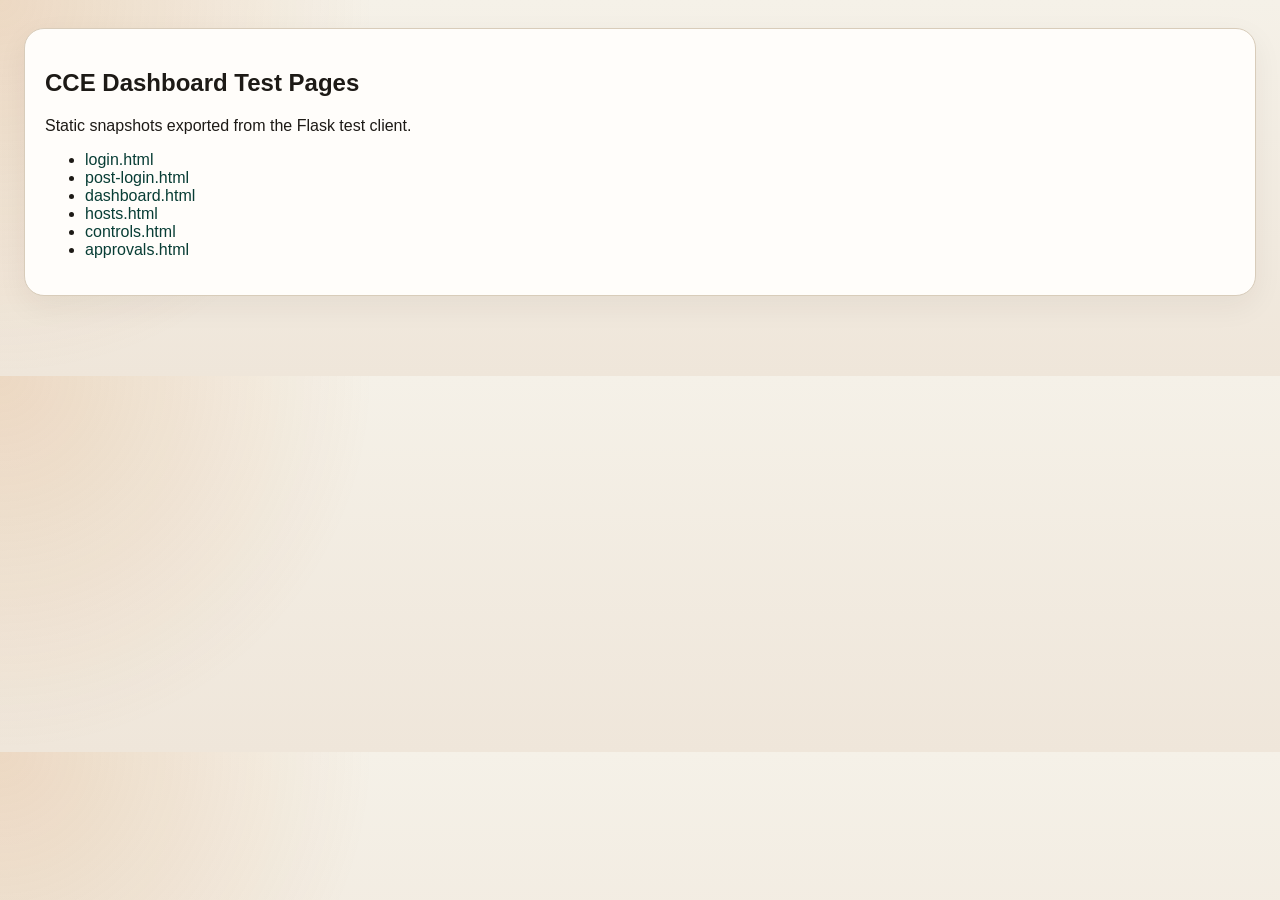
<file: docs/dashboard-test-pages/index.html>
<!doctype html>
<html lang="ko">
<head>
  <meta charset="utf-8">
  <meta name="viewport" content="width=device-width, initial-scale=1">
  <title>CCE Dashboard Test Pages</title>
  <link rel="stylesheet" href="app.css">
</head>
<body>
  <main class="page">
    <section class="panel">
      <h1>CCE Dashboard Test Pages</h1>
      <p>Static snapshots exported from the Flask test client.</p>
      <ul>
      <li><a href="login.html">login.html</a></li>
      <li><a href="post-login.html">post-login.html</a></li>
      <li><a href="dashboard.html">dashboard.html</a></li>
      <li><a href="hosts.html">hosts.html</a></li>
      <li><a href="controls.html">controls.html</a></li>
      <li><a href="approvals.html">approvals.html</a></li>
      </ul>
    </section>
  </main>
</body>
</html>
</file>
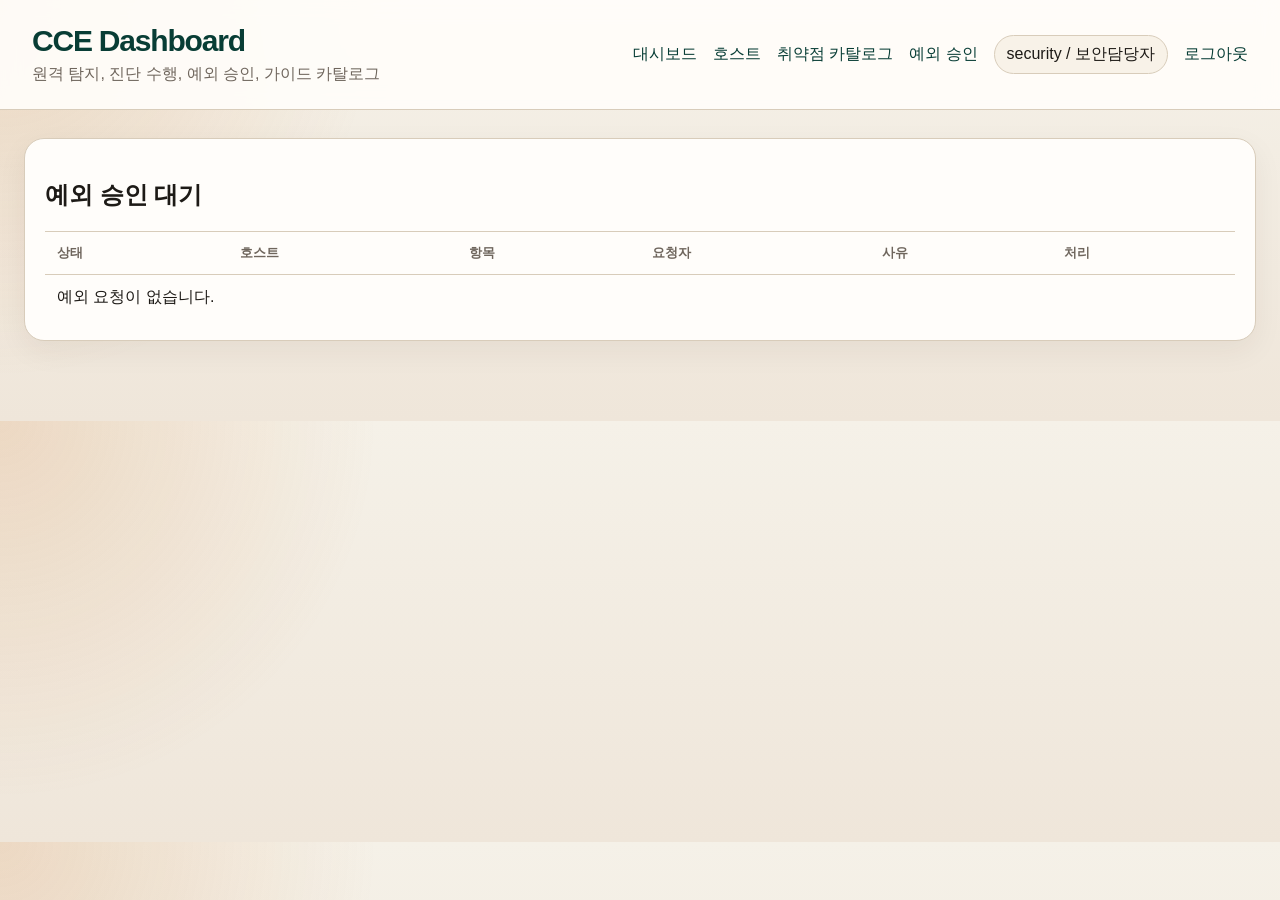
<file: docs/dashboard-test-pages/approvals.html>
<!doctype html>
<html lang="ko">
<head>
  <meta charset="utf-8">
  <meta name="viewport" content="width=device-width, initial-scale=1">
  <title>예외 승인</title>
  
  <link rel="stylesheet" href="app.css">
</head>
<body>
  <header class="topbar">
    <div>
      <a class="brand" href="dashboard.html">CCE Dashboard</a>
      <p class="subtitle">원격 탐지, 진단 수행, 예외 승인, 가이드 카탈로그</p>
    </div>
    
    <nav class="nav">
      <a href="dashboard.html">대시보드</a>
      <a href="hosts.html">호스트</a>
      <a href="controls.html">취약점 카탈로그</a>
      
      <a href="approvals.html">예외 승인</a>
      
      <span class="user-pill">security / 보안담당자</span>
      <a href="login.html">로그아웃</a>
    </nav>
    
  </header>

  <main class="page">
    
      
    
    
<section class="panel">
  <h1>예외 승인 대기</h1>
  <table>
    <thead>
      <tr><th>상태</th><th>호스트</th><th>항목</th><th>요청자</th><th>사유</th><th>처리</th></tr>
    </thead>
    <tbody>
      
      <tr><td colspan="6">예외 요청이 없습니다.</td></tr>
      
    </tbody>
  </table>
</section>

  </main>
</body>
</html>
</file>
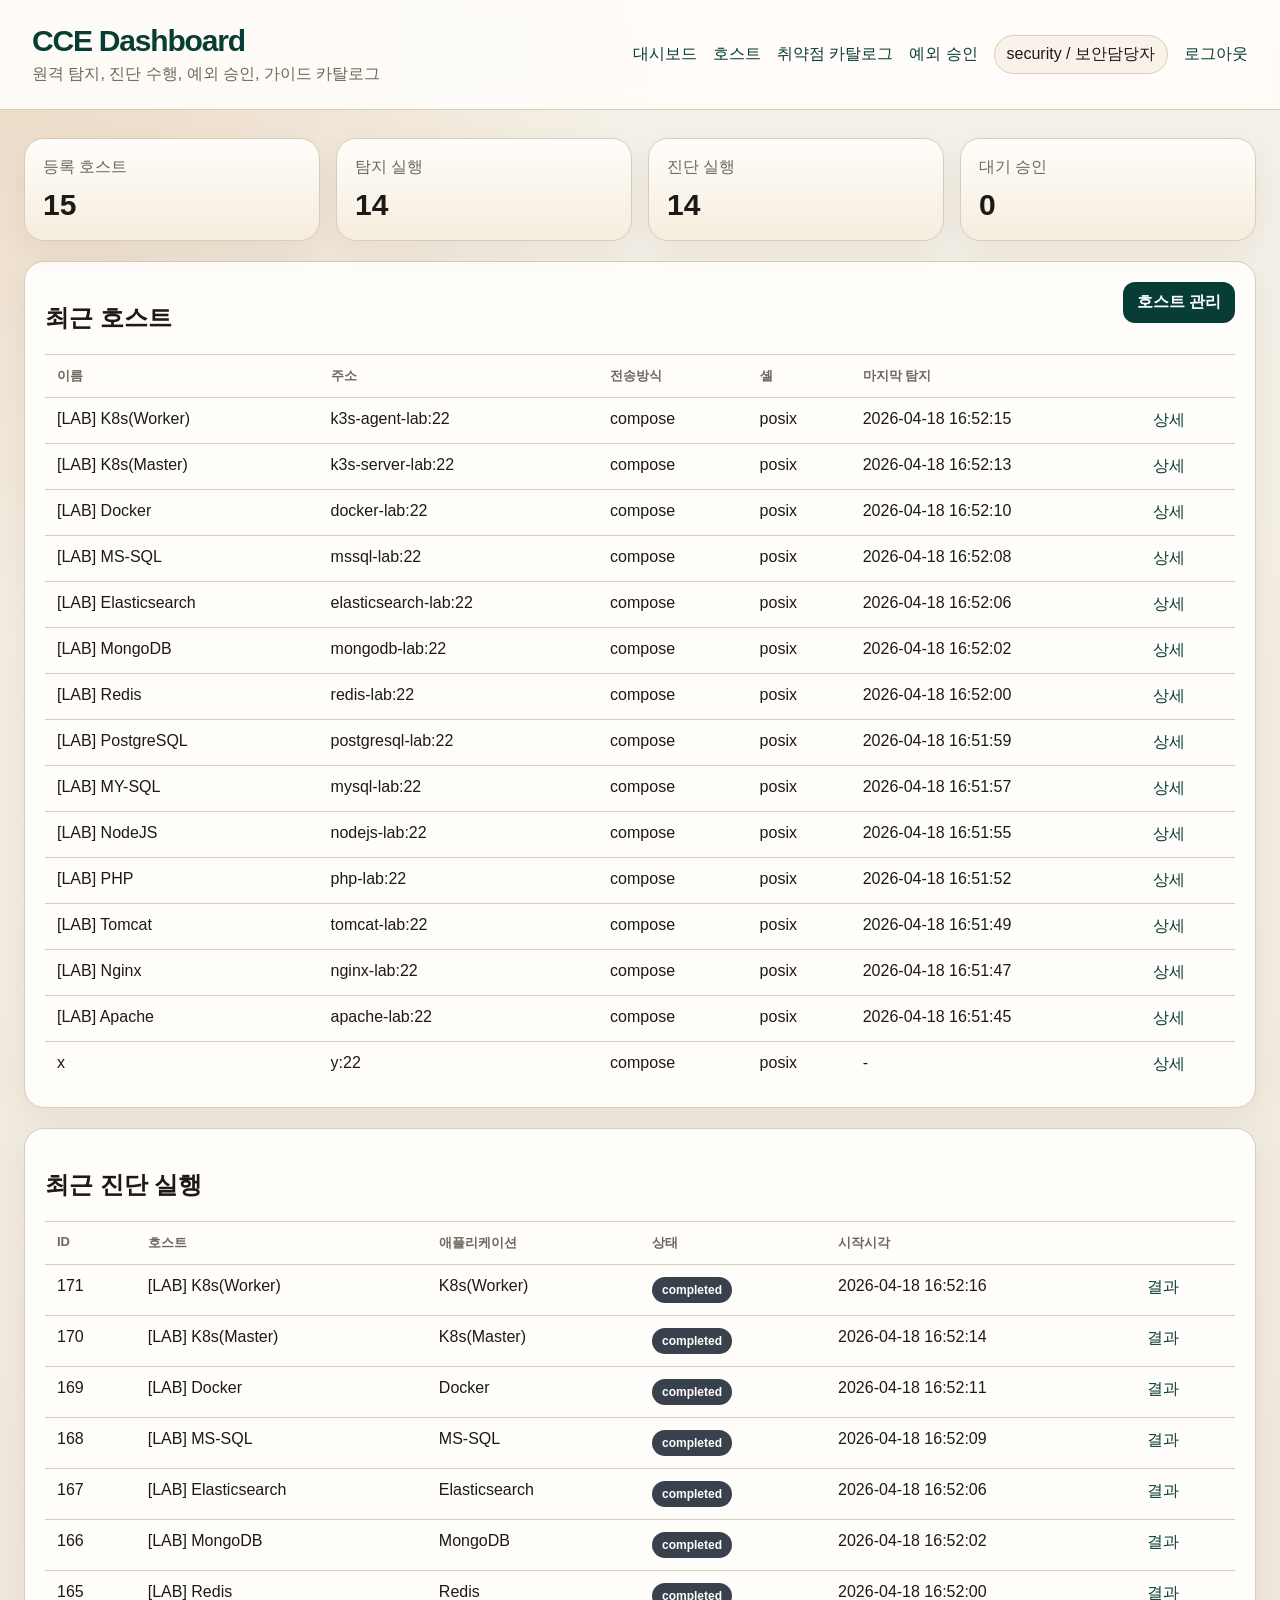
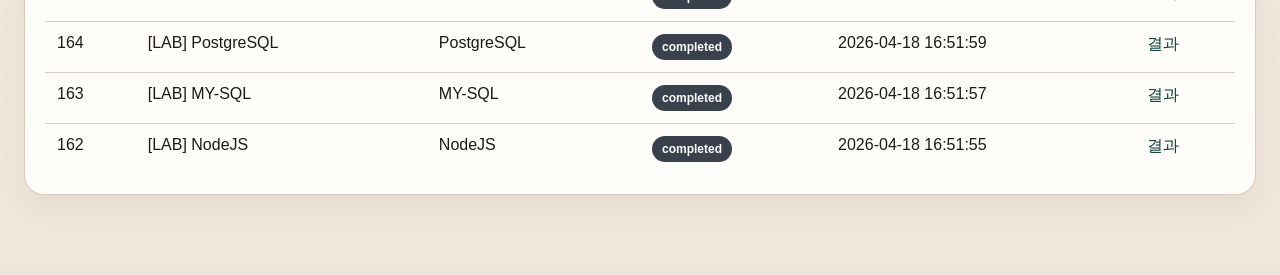
<file: docs/dashboard-test-pages/dashboard.html>
<!doctype html>
<html lang="ko">
<head>
  <meta charset="utf-8">
  <meta name="viewport" content="width=device-width, initial-scale=1">
  <title>대시보드</title>
  
  <link rel="stylesheet" href="app.css">
</head>
<body>
  <header class="topbar">
    <div>
      <a class="brand" href="dashboard.html">CCE Dashboard</a>
      <p class="subtitle">원격 탐지, 진단 수행, 예외 승인, 가이드 카탈로그</p>
    </div>
    
    <nav class="nav">
      <a href="dashboard.html">대시보드</a>
      <a href="hosts.html">호스트</a>
      <a href="controls.html">취약점 카탈로그</a>
      
      <a href="approvals.html">예외 승인</a>
      
      <span class="user-pill">security / 보안담당자</span>
      <a href="login.html">로그아웃</a>
    </nav>
    
  </header>

  <main class="page">
    
      
    
    
<section class="grid-summary">
  <article class="summary-card"><span>등록 호스트</span><strong>15</strong></article>
  <article class="summary-card"><span>탐지 실행</span><strong>14</strong></article>
  <article class="summary-card"><span>진단 실행</span><strong>14</strong></article>
  <article class="summary-card"><span>대기 승인</span><strong>0</strong></article>
</section>

<section class="panel">
  <div class="panel-header">
    <h2>최근 호스트</h2>
    <a class="button-link" href="hosts.html">호스트 관리</a>
  </div>
  <table>
    <thead>
      <tr><th>이름</th><th>주소</th><th>전송방식</th><th>셸</th><th>마지막 탐지</th><th></th></tr>
    </thead>
    <tbody>
      
      <tr>
        <td>[LAB] K8s(Worker)</td>
        <td>k3s-agent-lab:22</td>
        <td>compose</td>
        <td>posix</td>
        <td>2026-04-18 16:52:15</td>
        <td><a href="hosts.html">상세</a></td>
      </tr>
      
      <tr>
        <td>[LAB] K8s(Master)</td>
        <td>k3s-server-lab:22</td>
        <td>compose</td>
        <td>posix</td>
        <td>2026-04-18 16:52:13</td>
        <td><a href="hosts.html">상세</a></td>
      </tr>
      
      <tr>
        <td>[LAB] Docker</td>
        <td>docker-lab:22</td>
        <td>compose</td>
        <td>posix</td>
        <td>2026-04-18 16:52:10</td>
        <td><a href="hosts.html">상세</a></td>
      </tr>
      
      <tr>
        <td>[LAB] MS-SQL</td>
        <td>mssql-lab:22</td>
        <td>compose</td>
        <td>posix</td>
        <td>2026-04-18 16:52:08</td>
        <td><a href="hosts.html">상세</a></td>
      </tr>
      
      <tr>
        <td>[LAB] Elasticsearch</td>
        <td>elasticsearch-lab:22</td>
        <td>compose</td>
        <td>posix</td>
        <td>2026-04-18 16:52:06</td>
        <td><a href="hosts.html">상세</a></td>
      </tr>
      
      <tr>
        <td>[LAB] MongoDB</td>
        <td>mongodb-lab:22</td>
        <td>compose</td>
        <td>posix</td>
        <td>2026-04-18 16:52:02</td>
        <td><a href="hosts.html">상세</a></td>
      </tr>
      
      <tr>
        <td>[LAB] Redis</td>
        <td>redis-lab:22</td>
        <td>compose</td>
        <td>posix</td>
        <td>2026-04-18 16:52:00</td>
        <td><a href="hosts.html">상세</a></td>
      </tr>
      
      <tr>
        <td>[LAB] PostgreSQL</td>
        <td>postgresql-lab:22</td>
        <td>compose</td>
        <td>posix</td>
        <td>2026-04-18 16:51:59</td>
        <td><a href="hosts.html">상세</a></td>
      </tr>
      
      <tr>
        <td>[LAB] MY-SQL</td>
        <td>mysql-lab:22</td>
        <td>compose</td>
        <td>posix</td>
        <td>2026-04-18 16:51:57</td>
        <td><a href="hosts.html">상세</a></td>
      </tr>
      
      <tr>
        <td>[LAB] NodeJS</td>
        <td>nodejs-lab:22</td>
        <td>compose</td>
        <td>posix</td>
        <td>2026-04-18 16:51:55</td>
        <td><a href="hosts.html">상세</a></td>
      </tr>
      
      <tr>
        <td>[LAB] PHP</td>
        <td>php-lab:22</td>
        <td>compose</td>
        <td>posix</td>
        <td>2026-04-18 16:51:52</td>
        <td><a href="hosts.html">상세</a></td>
      </tr>
      
      <tr>
        <td>[LAB] Tomcat</td>
        <td>tomcat-lab:22</td>
        <td>compose</td>
        <td>posix</td>
        <td>2026-04-18 16:51:49</td>
        <td><a href="hosts.html">상세</a></td>
      </tr>
      
      <tr>
        <td>[LAB] Nginx</td>
        <td>nginx-lab:22</td>
        <td>compose</td>
        <td>posix</td>
        <td>2026-04-18 16:51:47</td>
        <td><a href="hosts.html">상세</a></td>
      </tr>
      
      <tr>
        <td>[LAB] Apache</td>
        <td>apache-lab:22</td>
        <td>compose</td>
        <td>posix</td>
        <td>2026-04-18 16:51:45</td>
        <td><a href="hosts.html">상세</a></td>
      </tr>
      
      <tr>
        <td>x</td>
        <td>y:22</td>
        <td>compose</td>
        <td>posix</td>
        <td>-</td>
        <td><a href="hosts.html">상세</a></td>
      </tr>
      
    </tbody>
  </table>
</section>

<section class="panel">
  <h2>최근 진단 실행</h2>
  <table>
    <thead>
      <tr><th>ID</th><th>호스트</th><th>애플리케이션</th><th>상태</th><th>시작시각</th><th></th></tr>
    </thead>
    <tbody>
      
      <tr>
        <td>171</td>
        <td>[LAB] K8s(Worker)</td>
        <td>K8s(Worker)</td>
        <td><span class="badge status-default">completed</span></td>
        <td>2026-04-18 16:52:16</td>
        <td><a href="dashboard.html">결과</a></td>
      </tr>
      
      <tr>
        <td>170</td>
        <td>[LAB] K8s(Master)</td>
        <td>K8s(Master)</td>
        <td><span class="badge status-default">completed</span></td>
        <td>2026-04-18 16:52:14</td>
        <td><a href="dashboard.html">결과</a></td>
      </tr>
      
      <tr>
        <td>169</td>
        <td>[LAB] Docker</td>
        <td>Docker</td>
        <td><span class="badge status-default">completed</span></td>
        <td>2026-04-18 16:52:11</td>
        <td><a href="dashboard.html">결과</a></td>
      </tr>
      
      <tr>
        <td>168</td>
        <td>[LAB] MS-SQL</td>
        <td>MS-SQL</td>
        <td><span class="badge status-default">completed</span></td>
        <td>2026-04-18 16:52:09</td>
        <td><a href="dashboard.html">결과</a></td>
      </tr>
      
      <tr>
        <td>167</td>
        <td>[LAB] Elasticsearch</td>
        <td>Elasticsearch</td>
        <td><span class="badge status-default">completed</span></td>
        <td>2026-04-18 16:52:06</td>
        <td><a href="dashboard.html">결과</a></td>
      </tr>
      
      <tr>
        <td>166</td>
        <td>[LAB] MongoDB</td>
        <td>MongoDB</td>
        <td><span class="badge status-default">completed</span></td>
        <td>2026-04-18 16:52:02</td>
        <td><a href="dashboard.html">결과</a></td>
      </tr>
      
      <tr>
        <td>165</td>
        <td>[LAB] Redis</td>
        <td>Redis</td>
        <td><span class="badge status-default">completed</span></td>
        <td>2026-04-18 16:52:00</td>
        <td><a href="dashboard.html">결과</a></td>
      </tr>
      
      <tr>
        <td>164</td>
        <td>[LAB] PostgreSQL</td>
        <td>PostgreSQL</td>
        <td><span class="badge status-default">completed</span></td>
        <td>2026-04-18 16:51:59</td>
        <td><a href="dashboard.html">결과</a></td>
      </tr>
      
      <tr>
        <td>163</td>
        <td>[LAB] MY-SQL</td>
        <td>MY-SQL</td>
        <td><span class="badge status-default">completed</span></td>
        <td>2026-04-18 16:51:57</td>
        <td><a href="dashboard.html">결과</a></td>
      </tr>
      
      <tr>
        <td>162</td>
        <td>[LAB] NodeJS</td>
        <td>NodeJS</td>
        <td><span class="badge status-default">completed</span></td>
        <td>2026-04-18 16:51:55</td>
        <td><a href="dashboard.html">결과</a></td>
      </tr>
      
    </tbody>
  </table>
</section>

  </main>
</body>
</html>
</file>
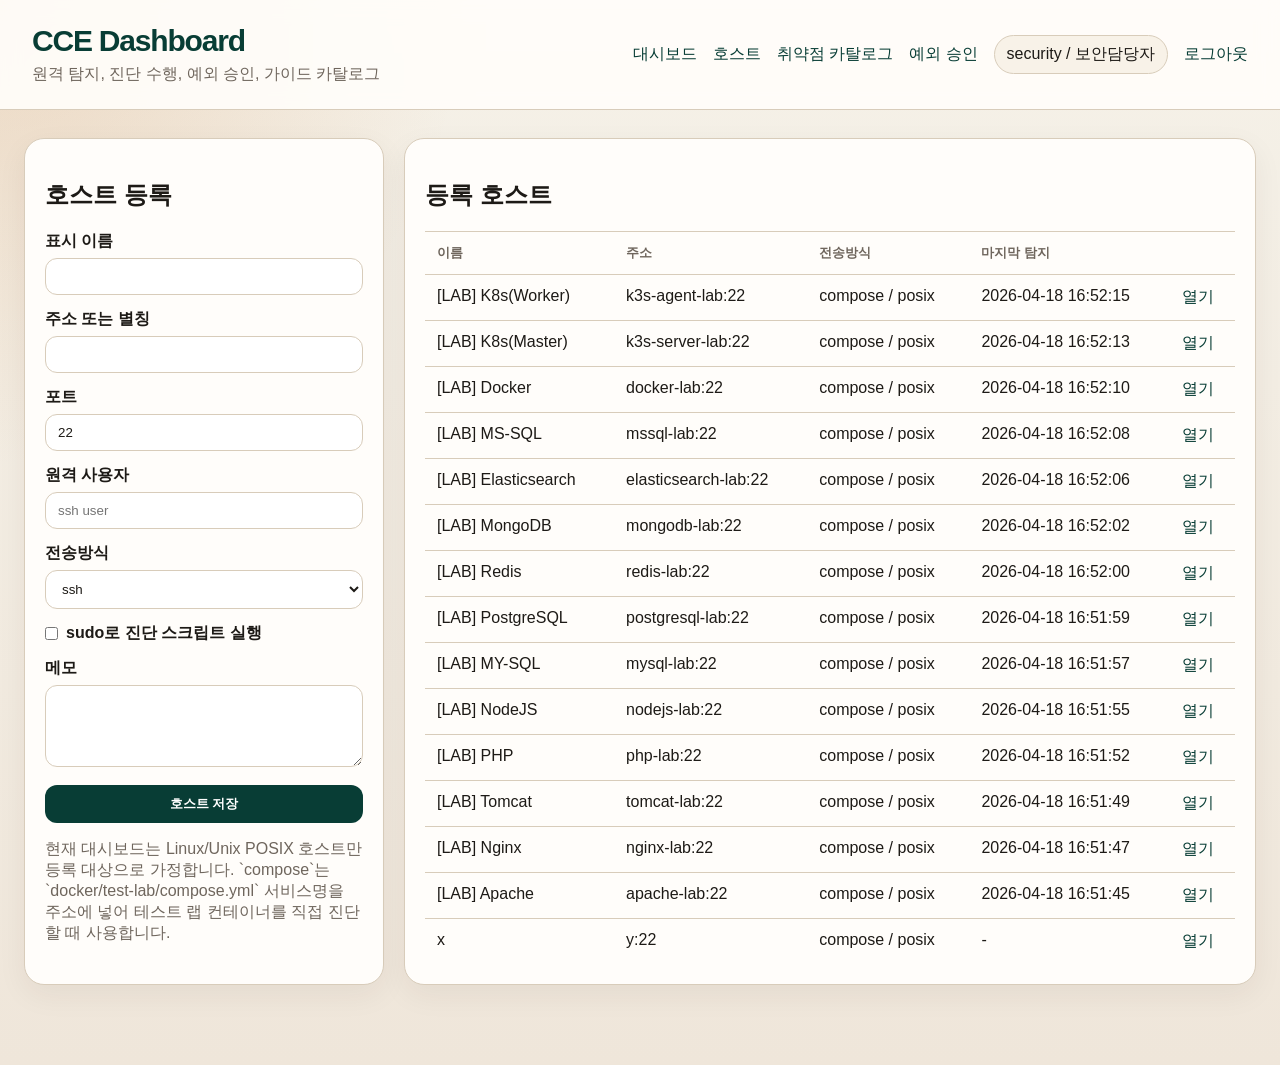
<file: docs/dashboard-test-pages/hosts.html>
<!doctype html>
<html lang="ko">
<head>
  <meta charset="utf-8">
  <meta name="viewport" content="width=device-width, initial-scale=1">
  <title>호스트 관리</title>
  
  <link rel="stylesheet" href="app.css">
</head>
<body>
  <header class="topbar">
    <div>
      <a class="brand" href="dashboard.html">CCE Dashboard</a>
      <p class="subtitle">원격 탐지, 진단 수행, 예외 승인, 가이드 카탈로그</p>
    </div>
    
    <nav class="nav">
      <a href="dashboard.html">대시보드</a>
      <a href="hosts.html">호스트</a>
      <a href="controls.html">취약점 카탈로그</a>
      
      <a href="approvals.html">예외 승인</a>
      
      <span class="user-pill">security / 보안담당자</span>
      <a href="login.html">로그아웃</a>
    </nav>
    
  </header>

  <main class="page">
    
      
    
    
<section class="layout-two">
  <article class="panel">
    <h2>호스트 등록</h2>
    <form method="post" class="stack-form">
      <label>표시 이름<input type="text" name="name" required></label>
      <label>주소 또는 별칭<input type="text" name="address" required></label>
      <label>포트<input type="number" name="port" value="22" required></label>
      <label>원격 사용자<input type="text" name="remote_user" placeholder="ssh user"></label>
      <label>전송방식
        <select name="transport">
          <option value="ssh">ssh</option>
          <option value="local">local</option>
          <option value="compose">compose</option>
        </select>
      </label>
      <label class="inline-check"><input type="checkbox" name="use_sudo"> sudo로 진단 스크립트 실행</label>
      <label>메모<textarea name="notes" rows="4"></textarea></label>
      <button type="submit">호스트 저장</button>
    </form>
    <p class="dim">현재 대시보드는 Linux/Unix POSIX 호스트만 등록 대상으로 가정합니다. `compose`는 `docker/test-lab/compose.yml` 서비스명을 주소에 넣어 테스트 랩 컨테이너를 직접 진단할 때 사용합니다.</p>
  </article>

  <article class="panel">
    <h2>등록 호스트</h2>
    <table>
      <thead>
        <tr><th>이름</th><th>주소</th><th>전송방식</th><th>마지막 탐지</th><th></th></tr>
      </thead>
      <tbody>
        
        <tr>
          <td>[LAB] K8s(Worker)</td>
          <td>k3s-agent-lab:22</td>
          <td>compose / posix</td>
          <td>2026-04-18 16:52:15</td>
          <td><a href="hosts.html">열기</a></td>
        </tr>
        
        <tr>
          <td>[LAB] K8s(Master)</td>
          <td>k3s-server-lab:22</td>
          <td>compose / posix</td>
          <td>2026-04-18 16:52:13</td>
          <td><a href="hosts.html">열기</a></td>
        </tr>
        
        <tr>
          <td>[LAB] Docker</td>
          <td>docker-lab:22</td>
          <td>compose / posix</td>
          <td>2026-04-18 16:52:10</td>
          <td><a href="hosts.html">열기</a></td>
        </tr>
        
        <tr>
          <td>[LAB] MS-SQL</td>
          <td>mssql-lab:22</td>
          <td>compose / posix</td>
          <td>2026-04-18 16:52:08</td>
          <td><a href="hosts.html">열기</a></td>
        </tr>
        
        <tr>
          <td>[LAB] Elasticsearch</td>
          <td>elasticsearch-lab:22</td>
          <td>compose / posix</td>
          <td>2026-04-18 16:52:06</td>
          <td><a href="hosts.html">열기</a></td>
        </tr>
        
        <tr>
          <td>[LAB] MongoDB</td>
          <td>mongodb-lab:22</td>
          <td>compose / posix</td>
          <td>2026-04-18 16:52:02</td>
          <td><a href="hosts.html">열기</a></td>
        </tr>
        
        <tr>
          <td>[LAB] Redis</td>
          <td>redis-lab:22</td>
          <td>compose / posix</td>
          <td>2026-04-18 16:52:00</td>
          <td><a href="hosts.html">열기</a></td>
        </tr>
        
        <tr>
          <td>[LAB] PostgreSQL</td>
          <td>postgresql-lab:22</td>
          <td>compose / posix</td>
          <td>2026-04-18 16:51:59</td>
          <td><a href="hosts.html">열기</a></td>
        </tr>
        
        <tr>
          <td>[LAB] MY-SQL</td>
          <td>mysql-lab:22</td>
          <td>compose / posix</td>
          <td>2026-04-18 16:51:57</td>
          <td><a href="hosts.html">열기</a></td>
        </tr>
        
        <tr>
          <td>[LAB] NodeJS</td>
          <td>nodejs-lab:22</td>
          <td>compose / posix</td>
          <td>2026-04-18 16:51:55</td>
          <td><a href="hosts.html">열기</a></td>
        </tr>
        
        <tr>
          <td>[LAB] PHP</td>
          <td>php-lab:22</td>
          <td>compose / posix</td>
          <td>2026-04-18 16:51:52</td>
          <td><a href="hosts.html">열기</a></td>
        </tr>
        
        <tr>
          <td>[LAB] Tomcat</td>
          <td>tomcat-lab:22</td>
          <td>compose / posix</td>
          <td>2026-04-18 16:51:49</td>
          <td><a href="hosts.html">열기</a></td>
        </tr>
        
        <tr>
          <td>[LAB] Nginx</td>
          <td>nginx-lab:22</td>
          <td>compose / posix</td>
          <td>2026-04-18 16:51:47</td>
          <td><a href="hosts.html">열기</a></td>
        </tr>
        
        <tr>
          <td>[LAB] Apache</td>
          <td>apache-lab:22</td>
          <td>compose / posix</td>
          <td>2026-04-18 16:51:45</td>
          <td><a href="hosts.html">열기</a></td>
        </tr>
        
        <tr>
          <td>x</td>
          <td>y:22</td>
          <td>compose / posix</td>
          <td>-</td>
          <td><a href="hosts.html">열기</a></td>
        </tr>
        
      </tbody>
    </table>
  </article>
</section>

  </main>
</body>
</html>
</file>
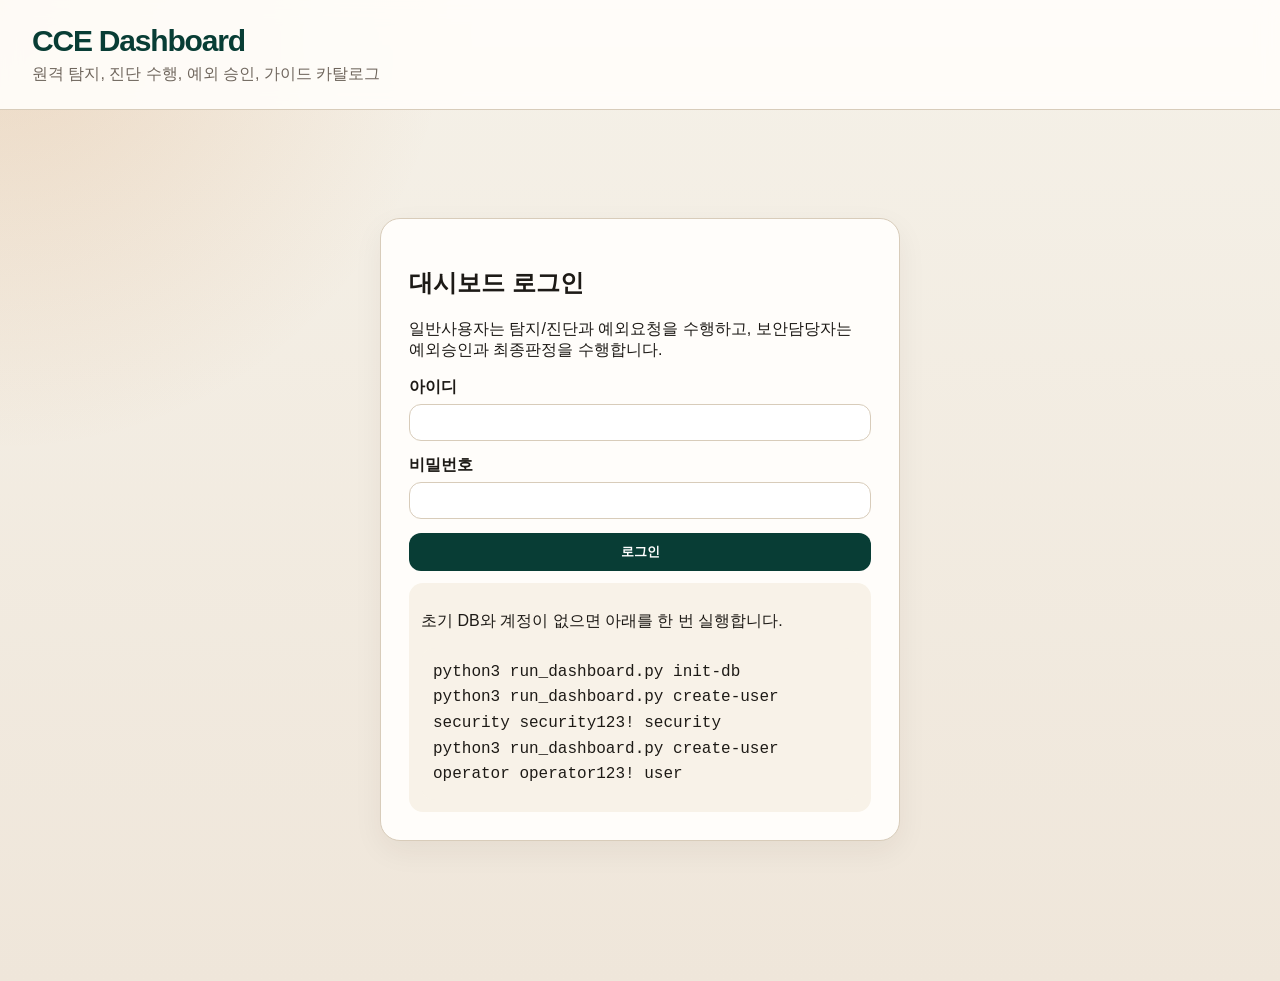
<file: docs/dashboard-test-pages/login.html>
<!doctype html>
<html lang="ko">
<head>
  <meta charset="utf-8">
  <meta name="viewport" content="width=device-width, initial-scale=1">
  <title>로그인</title>
  
  <link rel="stylesheet" href="app.css">
</head>
<body>
  <header class="topbar">
    <div>
      <a class="brand" href="dashboard.html">CCE Dashboard</a>
      <p class="subtitle">원격 탐지, 진단 수행, 예외 승인, 가이드 카탈로그</p>
    </div>
    
  </header>

  <main class="page">
    
      
    
    
<section class="login-card">
  <h1>대시보드 로그인</h1>
  <p>일반사용자는 탐지/진단과 예외요청을 수행하고, 보안담당자는 예외승인과 최종판정을 수행합니다.</p>
  <form method="post" class="stack-form">
    <label>아이디<input type="text" name="username" required></label>
    <label>비밀번호<input type="password" name="password" required></label>
    <button type="submit">로그인</button>
  </form>
  <div class="setup-box">
    <p>초기 DB와 계정이 없으면 아래를 한 번 실행합니다.</p>
    <div class="code-block">python3 run_dashboard.py init-db<br>python3 run_dashboard.py create-user security security123! security<br>python3 run_dashboard.py create-user operator operator123! user</div>
  </div>
</section>

  </main>
</body>
</html>
</file>
<file: docs/dashboard-test-pages/app.css>
:root {
  --bg: #f3efe7;
  --panel: #fffdfa;
  --panel-alt: #f8f2e8;
  --line: #d8ccba;
  --ink: #1d1a16;
  --muted: #6f665d;
  --brand: #083d35;
  --accent: #c46a1a;
  --good: #1f7a45;
  --bad: #b23a2d;
  --pending: #8a5a00;
  --exception: #5a3d8b;
}

* { box-sizing: border-box; }
body {
  margin: 0;
  background:
    radial-gradient(circle at top left, rgba(196, 106, 26, 0.18), transparent 28%),
    linear-gradient(180deg, #f5f1e8 0%, #efe6da 100%);
  color: var(--ink);
  font-family: "Noto Sans KR", "Apple SD Gothic Neo", sans-serif;
}
a { color: var(--brand); text-decoration: none; }
pre, .pre {
  white-space: pre-wrap;
  word-break: break-word;
  font-family: "IBM Plex Mono", "D2Coding", monospace;
}
.small { font-size: 12px; }
.dim { color: var(--muted); }
.topbar {
  display: flex;
  justify-content: space-between;
  gap: 24px;
  padding: 24px 32px;
  background: rgba(255, 253, 250, 0.92);
  border-bottom: 1px solid var(--line);
  position: sticky;
  top: 0;
  backdrop-filter: blur(10px);
}
.brand {
  font-size: 30px;
  font-weight: 800;
  letter-spacing: -0.04em;
}
.subtitle { margin: 6px 0 0; color: var(--muted); }
.nav {
  display: flex;
  align-items: center;
  gap: 16px;
  flex-wrap: wrap;
}
.user-pill {
  padding: 8px 12px;
  border-radius: 999px;
  background: var(--panel-alt);
  border: 1px solid var(--line);
}
.page {
  max-width: 1500px;
  margin: 0 auto;
  padding: 28px 24px 60px;
}
.panel, .summary-card, .login-card {
  background: var(--panel);
  border: 1px solid var(--line);
  border-radius: 20px;
  box-shadow: 0 10px 30px rgba(50, 37, 23, 0.06);
}
.panel { padding: 20px; margin-bottom: 20px; }
.login-card {
  max-width: 520px;
  margin: 80px auto;
  padding: 28px;
}
.layout-two {
  display: grid;
  grid-template-columns: 360px 1fr;
  gap: 20px;
}
.grid-summary {
  display: grid;
  grid-template-columns: repeat(auto-fit, minmax(170px, 1fr));
  gap: 16px;
  margin-bottom: 20px;
}
.summary-card {
  padding: 18px;
  background: linear-gradient(180deg, #fffdfa 0%, #f5edde 100%);
}
.summary-card span { display: block; color: var(--muted); margin-bottom: 10px; }
.summary-card strong { font-size: 30px; }
.panel-header, .run-meta {
  display: flex;
  justify-content: space-between;
  gap: 16px;
  align-items: flex-start;
  flex-wrap: wrap;
}
.run-meta div {
  display: flex;
  flex-direction: column;
  gap: 6px;
  padding: 12px 14px;
  border-radius: 14px;
  background: var(--panel-alt);
  min-width: 220px;
}
table {
  width: 100%;
  border-collapse: collapse;
}
th, td {
  padding: 12px;
  border-top: 1px solid var(--line);
  vertical-align: top;
}
th {
  text-align: left;
  color: var(--muted);
  font-size: 13px;
}
.dense-table td { font-size: 14px; }
button, .button-link {
  display: inline-flex;
  align-items: center;
  justify-content: center;
  gap: 8px;
  border: 0;
  border-radius: 12px;
  padding: 10px 14px;
  background: var(--brand);
  color: #fff;
  cursor: pointer;
  font-weight: 700;
}
.button-link { text-decoration: none; }
input, select, textarea {
  width: 100%;
  margin-top: 6px;
  padding: 10px 12px;
  border: 1px solid var(--line);
  border-radius: 12px;
  background: #fff;
  color: var(--ink);
}
label { display: block; font-weight: 600; }
.stack-form, .filter-form {
  display: grid;
  gap: 14px;
}
.filter-form {
  grid-template-columns: repeat(auto-fit, minmax(180px, 1fr));
  align-items: end;
}
.inline-form {
  display: grid;
  gap: 8px;
  margin-top: 10px;
}
.inline-check {
  display: flex;
  align-items: center;
  gap: 8px;
}
.inline-check input { width: auto; margin: 0; }
.badge {
  display: inline-flex;
  align-items: center;
  padding: 6px 10px;
  border-radius: 999px;
  font-size: 12px;
  font-weight: 700;
  color: #fff;
}
.status-good { background: var(--good); }
.status-bad { background: var(--bad); }
.status-exception { background: var(--exception); }
.status-na { background: #6e7a87; }
.status-manual { background: #9f6d24; }
.status-pending { background: var(--pending); }
.status-default { background: #39424c; }
.flash-stack { display: grid; gap: 10px; margin-bottom: 16px; }
.flash {
  padding: 12px 14px;
  border-radius: 14px;
  border: 1px solid var(--line);
  background: var(--panel);
}
.flash-success { border-color: rgba(31, 122, 69, 0.3); }
.flash-error { border-color: rgba(178, 58, 45, 0.3); }
.approval-box, .setup-box, .code-block {
  margin-top: 12px;
  padding: 12px;
  border-radius: 14px;
  background: var(--panel-alt);
}
.path-grid {
  display: grid;
  grid-template-columns: repeat(auto-fit, minmax(320px, 1fr));
  gap: 16px;
}
.compact-form {
  margin-top: 10px;
}
.path-value,
code {
  font-family: "IBM Plex Mono", "D2Coding", monospace;
  word-break: break-all;
}
.code-block {
  font-family: "IBM Plex Mono", "D2Coding", monospace;
  line-height: 1.6;
}
details {
  margin-top: 10px;
  padding: 10px 12px;
  border-radius: 14px;
  background: #f8f4ec;
}

@media (max-width: 980px) {
  .layout-two { grid-template-columns: 1fr; }
  .topbar { padding: 20px; }
  .page { padding: 20px 16px 40px; }
}
</file>
